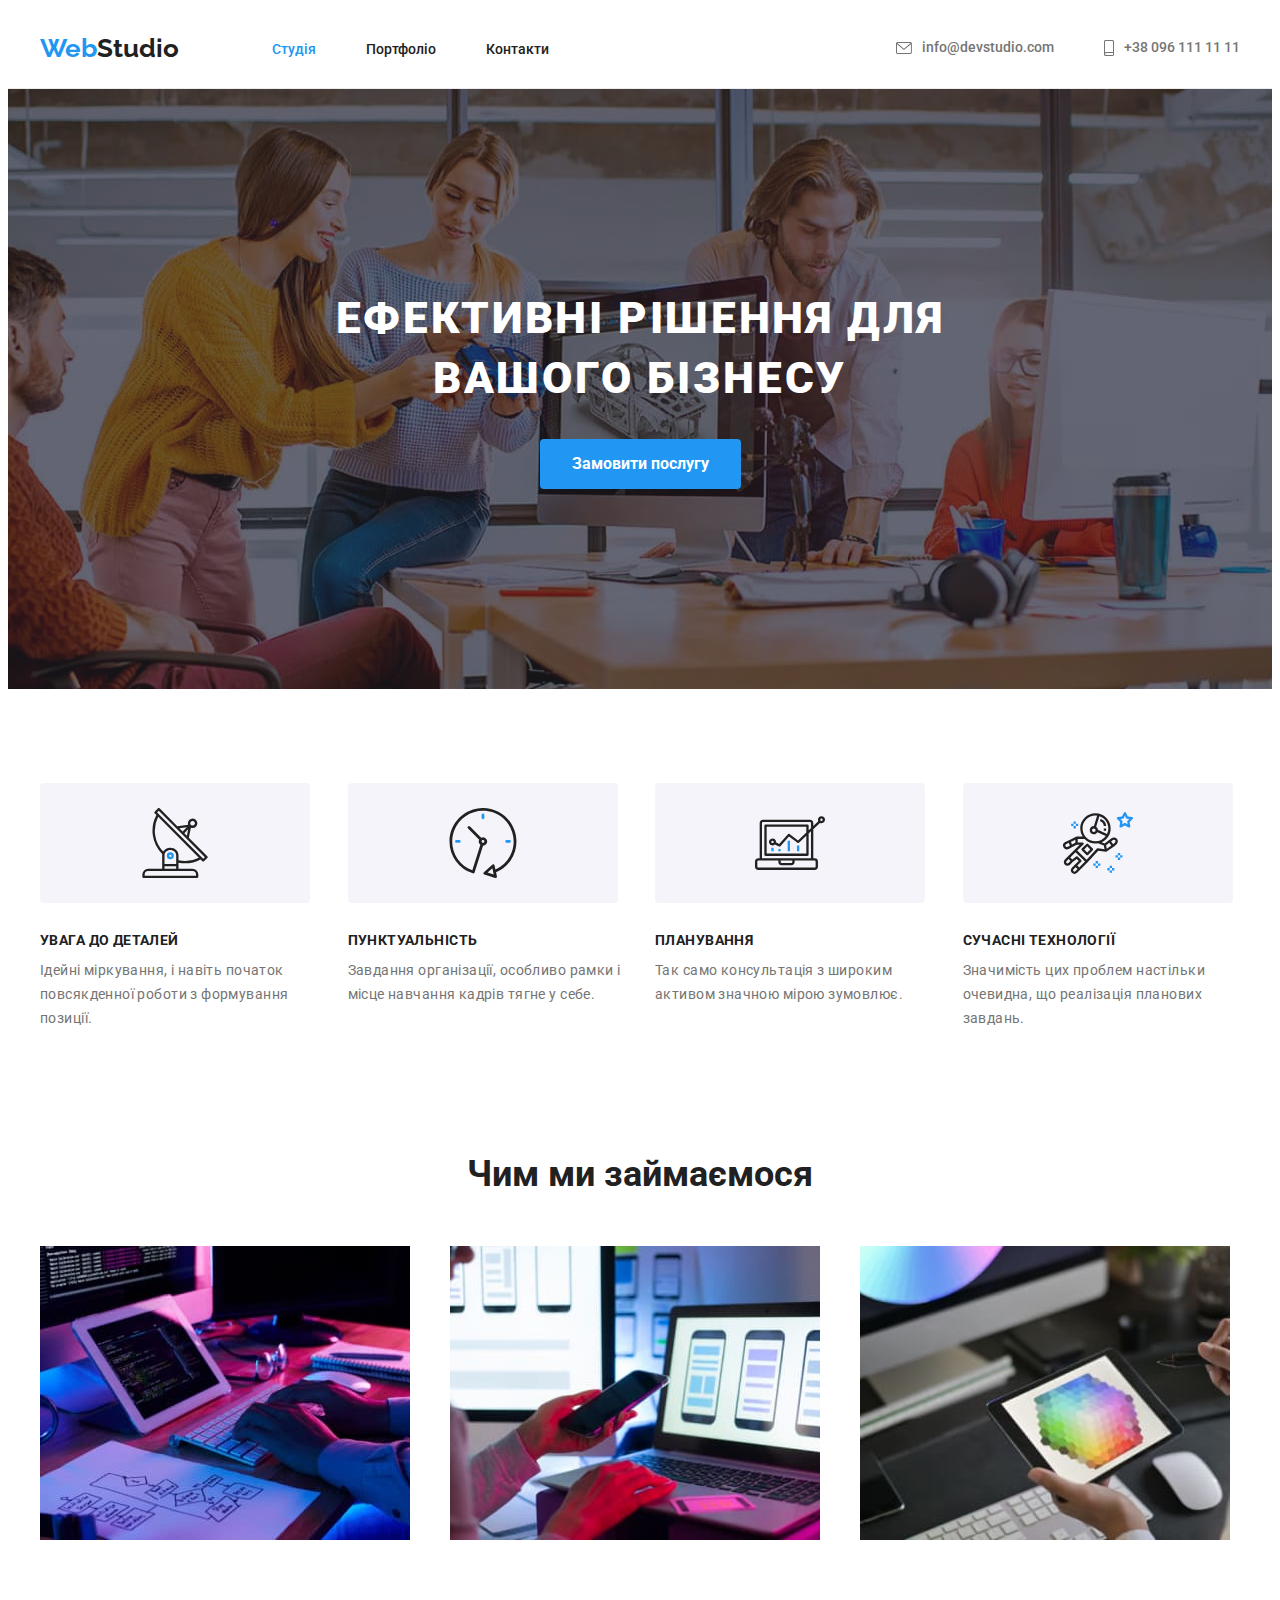
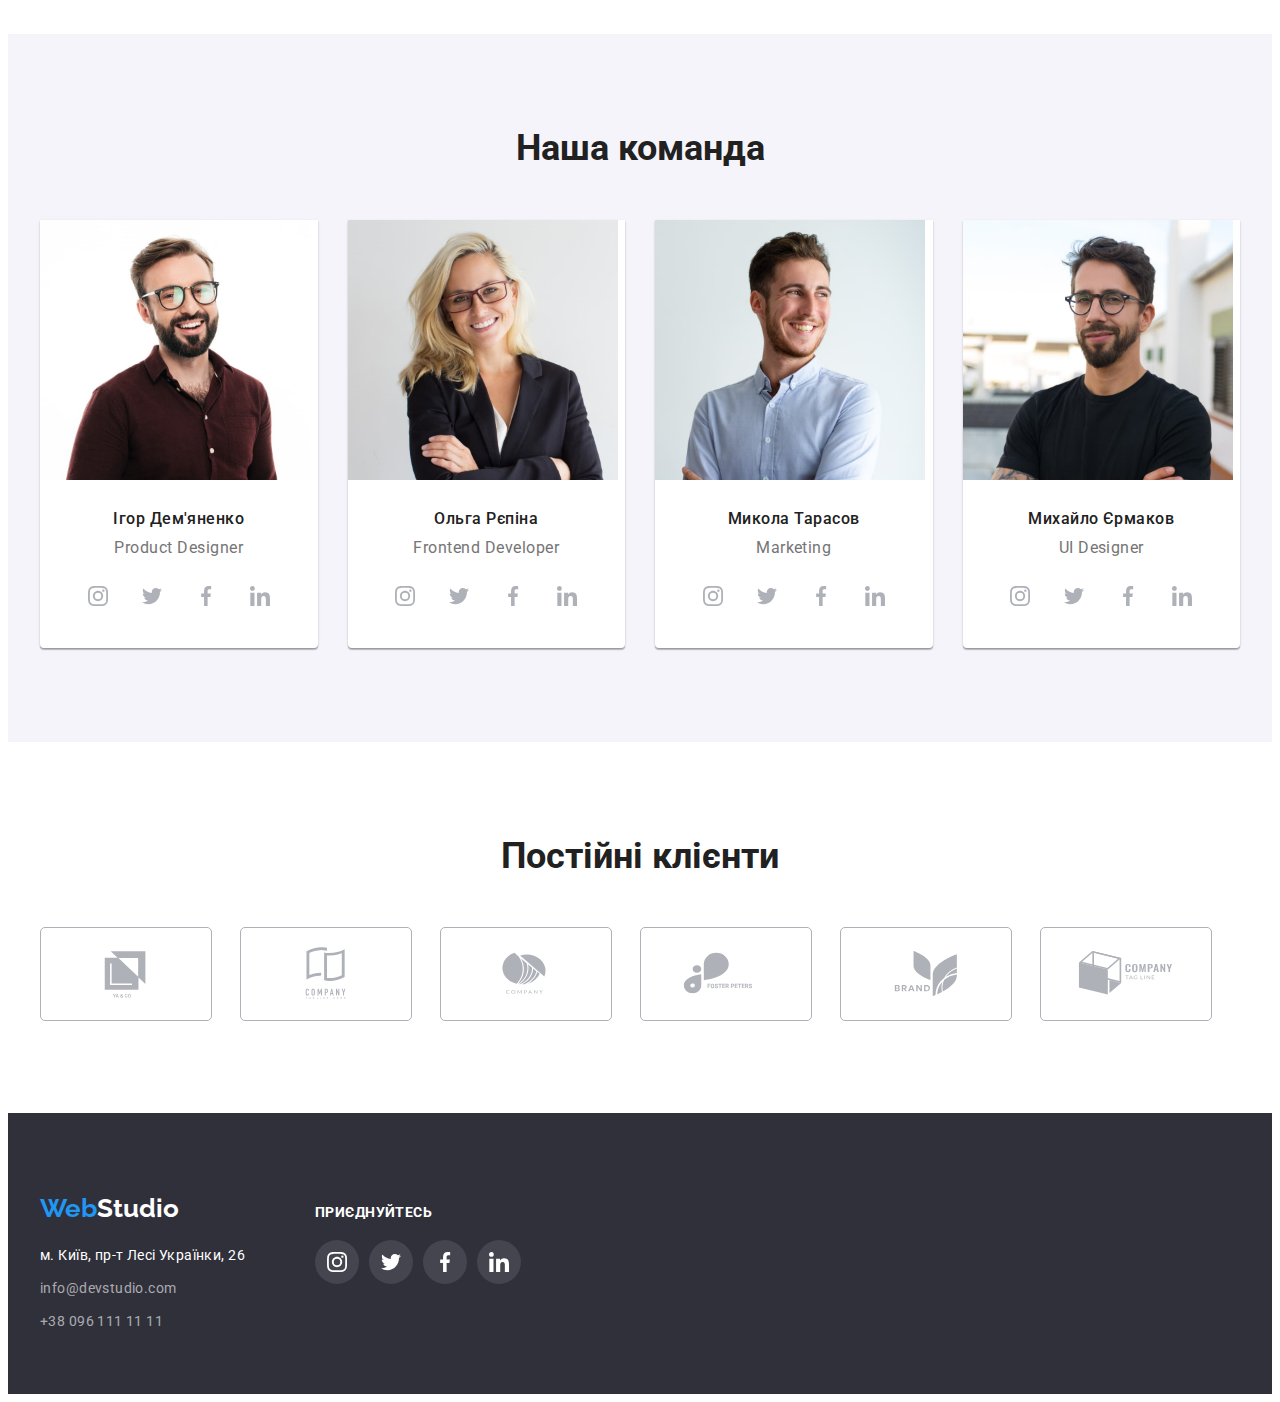
<file: index.html>
<!DOCTYPE html>
<html lang="uk">
  <head>
    <meta charset="UTF-8" />
    <meta http-equiv="X-UA-Compatible" content="IE=edge" />
    <meta name="viewport" content="width=device-width, initial-scale=1.0" />
    <title>Студія</title>
    <link rel="preconnect" href="https://fonts.googleapis.com">
    <link rel="preconnect" href="https://fonts.gstatic.com" crossorigin>
    <link href="https://fonts.googleapis.com/css2?family=Raleway:wght@700&family=Roboto:wght@400;500;700;900&display=swap" rel="stylesheet">
    <link
      rel="stylesheet"
      href="https://cdnjs.cloudflare.com/ajax/libs/modern-normalize/1.1.0/modern-normalize.min.css"
      integrity="sha512-wpPYUAdjBVSE4KJnH1VR1HeZfpl1ub8YT/NKx4PuQ5NmX2tKuGu6U/JRp5y+Y8XG2tV+wKQpNHVUX03MfMFn9Q=="
      crossorigin="anonymous"
      referrerpolicy="no-referrer"
    />
    <link rel="stylesheet" href="./css/styles.css" />
  </head>
  <body>
    <header class="header">
      <div class="container header-container">
        <nav class="header-nav">
          <a href="./index.html" class="logo link"
            >Web<span class="text-logo">Studio</span></a
          >
          <ul class="site-nav list">
            <li>
              <a href="./index.html" class="element-nav current link">Студія</a>
            </li>
            <li>
              <a href="./portfolio.html" class="element-nav link">Портфоліо</a>
            </li>
            <li><a href="" class="element-nav link">Контакти</a></li>
          </ul>
        </nav>
        <ul class="contact list">
          <li>
            <a href="mailto:info@devstudio.com" class="contact-link element-contact link"
              >
              <svg class="contact-icon" width="16" height="12">
                <use href="./images/icons.svg#icon-envelope"></use>
              </svg>
              info@devstudio.com</a
            >
          </li>
          <li>
            <a href="tel:+380961111111" class="contact-link element-contact link"
              >
              <svg class="contact-icon" width="10" height="16">
                <use href="./images/icons.svg#icon-smartphone"></use>
              </svg>
              +38 096 111 11 11</a
            >
          </li>
        </ul>
      </div>
    </header>
    <main>
      <section class="section hero-section">
        <div class="hero-container container ">
          <h1 class="primary-title">Ефективні рішення для вашого бізнесу</h1>
          <button type="button" class="hero-btn primary">Замовити послугу</button>
          </div>
      </section>
      <section class="section section-info">
        <div class="container">
          <h2 class="visually-hidden">Наші особливості</h2>
          <ul class="info-list-icon info-list list">
            <li class="list-item">
              <div class="info-item">
                <svg class="info-icon" widthwidth="70" height="70">
                  <use href="./images/icons.svg#icon-antenna"></use>
                </svg>
              </div>
              <h3 class="title-secondary">Увага до деталей</h3>
              <p class="information">
                Ідейні міркування, і навіть початок повсякденної роботи з
                формування позиції.
              </p>
            </li>
            <li class="list-item">
              <div class="info-item">
                <svg class="info-icon" widthwidth="70" height="70">
                  <use href="./images/icons.svg#icon-clock"></use>
                </svg>
              </div>
              <h3 class="title-secondary">Пунктуальність</h3>
              <p class="information">
                Завдання організації, особливо рамки і місце навчання кадрів тягне
                у себе.
              </p>
            </li>
            <li class="list-item">
              <div class="info-item">
                <svg class="info-icon" widthwidth="70" height="70">
                  <use href="./images/icons.svg#icon-diagram"></use>
                </svg>
              </div>
              <h3 class="title-secondary">Планування</h3>
              <p class="information">
                Так само консультація з широким активом значною мірою зумовлює.
              </p>
            </li>
            <li class="list-item">
              <div class="info-item">
                <svg class="info-icon" widthwidth="70" height="70">
                  <use href="./images/icons.svg#icon-astronaut"></use>
                </svg>
              </div>
              <h3 class="title-secondary">Сучасні технології</h3>
              <p class="information">
                Значимість цих проблем настільки очевидна, що реалізація планових
                завдань.
              </p>
            </li>
          </ul>
        </div class="container">
      </section>
      <section class="section">
        <div class="container">
          <h2 class="title">Чим ми займаємося</h2>
          <ul class="img-list list">
            <li class="list-item">
              <img
                src="./images/img1.jpeg"
                alt="роботу над кодом"
                width="370"
                height="294"
              />
            </li>
            <li class="list-item">
              <img
                src="./images/img2.jpeg"
                alt="підбір розташування віджетів"
                width="370"
                height="294"
              />
            </li>
            <li class="list-item">
              <img
                src="./images/img3.jpeg"
                alt="підбір кольору"
                width="370"
                height="294"
              />
            </li>
          </ul>
        </div class="container">
      </section>
      <section class="section-team section">
        <div class="container">
          <h2 class="title">Наша команда</h2>
          <ul class="team-list list">
            <li class="team-info">
              <img
                src="./images/employee1.jpeg"
                alt="фото учасника команди"
                width="270"
                height="260"
              />
              <div class="team">
                <h3 class="name">Ігор Дем'яненко</h3>
                <p lang="en" class="position">Product Designer</p>
                <ul class="team-soc-list list">
                  <li class="team-soc-item">
                    <a href="#" class="team-soc-link link">
                      <svg class="team-soc-icon" width="20" height="20">
                        <use href="./images/icons.svg#icon-instagram"></use>
                      </svg>
                    </a>
                  </li>
                  <li class="team-soc-item">
                    <a href="#" class="team-soc-link link">
                      <svg class="team-soc-icon" width="20" height="20">
                        <use href="./images/icons.svg#icon-twitter"></use>
                      </svg>
                    </a>
                  </li>
                  <li class="team-soc-item">
                    <a href="#" class="team-soc-link link">
                      <svg class="team-soc-icon" width="20" height="20">
                        <use href="./images/icons.svg#icon-facebook"></use>
                      </svg>
                    </a>
                  </li>
                  <li class="team-soc-item">
                    <a href="#" class="team-soc-link link">
                      <svg class="team-soc-icon" width="20" height="20">
                        <use href="./images/icons.svg#icon-linkedin"></use>
                      </svg>
                    </a>
                  </li>
                </ul>
              </div>
            </li>
              </li>
            <li class="team-info">
              <img
                src="./images/employee2.jpeg"
                alt="фото учасника команди"
                width="270"
                height="260"
              />
              <div class="team">
                <h3 class="name">Ольга Рєпіна</h3>
                <p lang="en" class="position">Frontend Developer</p>
                <ul class="team-soc-list list">
                  <li class="team-soc-item">
                    <a href="#" class="team-soc-link link">
                      <svg class="team-soc-icon" width="20" height="20">
                        <use href="./images/icons.svg#icon-instagram"></use>
                      </svg>
                    </a>
                  </li>
                  <li class="team-soc-item">
                    <a href="#" class="team-soc-link link">
                      <svg class="team-soc-icon" width="20" height="20">
                        <use href="./images/icons.svg#icon-twitter"></use>
                      </svg>
                    </a>
                  </li>
                  <li class="team-soc-item">
                    <a href="#" class="team-soc-link link">
                      <svg class="team-soc-icon" width="20" height="20">
                        <use href="./images/icons.svg#icon-facebook"></use>
                      </svg>
                    </a>
                  </li>
                  <li class="team-soc-item">
                    <a href="#" class="team-soc-link link">
                      <svg class="team-soc-icon" width="20" height="20">
                        <use href="./images/icons.svg#icon-linkedin"></use>
                      </svg>
                    </a>
                  </li>
                </ul>
              </div>
            </li>
            <li class="team-info">
              <img
                src="./images/employee3.jpeg"
                alt="фото учасника команди"
                width="270"
                height="260"
              />
              <div class="team">
                <h3 class="name">Микола Тарасов</h3>
                <p lang="en" class="position">Marketing</p>
                <ul class="team-soc-list list">
                  <li class="team-soc-item">
                    <a href="#" class="team-soc-link link">
                      <svg class="team-soc-icon" width="20" height="20">
                        <use href="./images/icons.svg#icon-instagram"></use>
                      </svg>
                    </a>
                  </li>
                  <li class="team-soc-item">
                    <a href="#" class="team-soc-link link">
                      <svg class="team-soc-icon" width="20" height="20">
                        <use href="./images/icons.svg#icon-twitter"></use>
                      </svg>
                    </a>
                  </li>
                  <li class="team-soc-item">
                    <a href="#" class="team-soc-link link">
                      <svg class="team-soc-icon" width="20" height="20">
                        <use href="./images/icons.svg#icon-facebook"></use>
                      </svg>
                    </a>
                  </li>
                  <li class="team-soc-item">
                    <a href="#" class="team-soc-link link">
                      <svg class="team-soc-icon" width="20" height="20">
                        <use href="./images/icons.svg#icon-linkedin"></use>
                      </svg>
                    </a>
                  </li>
                </ul>
              </div>
            <li class="team-info">
              <img
                src="./images/employee4.jpeg"
                alt="фото учасника команди"
                width="270"
                height="260"
              />
              <div class="team">
                <h3 class="name">Михайло Єрмаков</h3>
                <p lang="en" class="position">UI Designer</p>
                <ul class="team-soc-list list">
                  <li class="team-soc-item">
                    <a href="#" class="team-soc-link link">
                      <svg class="team-soc-icon" width="20" height="20">
                        <use href="./images/icons.svg#icon-instagram"></use>
                      </svg>
                    </a>
                  </li>
                  <li class="team-soc-item">
                    <a href="#" class="team-soc-link link">
                      <svg class="team-soc-icon" width="20" height="20">
                        <use href="./images/icons.svg#icon-twitter"></use>
                      </svg>
                    </a>
                  </li>
                  <li class="team-soc-item">
                    <a href="#" class="team-soc-link link">
                      <svg class="team-soc-icon" width="20" height="20">
                        <use href="./images/icons.svg#icon-facebook"></use>
                      </svg>
                    </a>
                  </li>
                  <li class="team-soc-item">
                    <a href="#" class="team-soc-link link">
                      <svg class="team-soc-icon" width="20" height="20">
                        <use href="./images/icons.svg#icon-linkedin"></use>
                      </svg>
                    </a>
                  </li>
                </ul>
              </div>
            </li>
          </ul>
        </div class="container">
      </section>
      <section class="section">
        <div class="container">
          <h2 class="title">Постійні клієнти</h2>
          <ul class="client-list list">
            <li class="client-item">
              <a href="#" class="client-link link">
                <svg class="client-icon" width="106" height="60">
                  <use href="./images/icons.svg#icon-Logo"></use>
                </svg>
              </a>
            </li>
            <li class="client-item">
              <a href="#" class="client-link link">
                <svg class="client-icon" width="106" height="60">
                  <use href="./images/icons.svg#icon-Logo2"></use>
                </svg>
              </a></li>
            <li class="client-item">
              <a href="#" class="client-link link">
                <svg class="client-icon" width="106" height="60">
                  <use href="./images/icons.svg#icon-Logo3"></use>
                </svg>
              </a>
            </li>
            <li class="client-item">
              <a href="#" class="client-link link">
                <svg class="client-icon" width="106" height="60">
                  <use href="./images/icons.svg#icon-Logo4"></use>
                </svg>
              </a>
            </li>
            <li class="client-item">
              <a href="#" class="client-link link">
                <svg class="client-icon" width="106" height="60">
                  <use href="./images/icons.svg#icon-Logo5"></use>
                </svg>
              </a>
            </li>
            <li class="client-item">
              <a href="#" class="client-link link">
                <svg class="client-icon" width="106" height="60">
                  <use href="./images/icons.svg#icon-Logo6"></use>
                </svg>
              </a>
            </li>
          </ul>
        </div>
      </section>
    </main>
    <footer class="footer">
        <div class="contact-wrap container">
          <div class="address">
            <a href="./index.html" class="logo logo-footer link"
              >Web<span class="footer-text-logo">Studio</span></a
            >
            <address class="address">
              <ul class="list">
                <li class="footer-item">
                  <a
                    href="https://goo.gl/maps/CPtrU1FHBa2aNyZL9"
                    target="_blank"
                    rel="noopener noreferrer nofollow"
                    class="street link"
                  >
                    м. Київ, пр-т Лесі Українки, 26
                  </a>
                </li>
                <li class="footer-item">
                  <a href="mailto:info@devstudio.com" class="contact-footer link"
                    >info@devstudio.com</a
                  >
                </li>
                <li>
                  <a href="tel:+380961111111" class="contact-footer link"
                    >+38 096 111 11 11</a
                  >
                </li>
              </ul>
            </div>
          <div class="footer-soc">
            <p class="pre-title-footer">приєднуйтесь</p>
            <ul class="footer-soc-list list">
              <li class="footer-soc-item">
                <a href="" class="footer-soc-link link">
                  <svg class="footer-soc-icon" width="20" height="20">
                    <use href="./images/icons.svg#icon-instagram"></use>
                  </svg>
                </a>
              </li>
              <li class="footer-soc-item">
                <a href="" class="footer-soc-link link">
                  <svg class="footer-soc-icon" width="20" height="20">
                    <use href="./images/icons.svg#icon-twitter"></use>
                  </svg>
              </a>
              </li>
              <li class="footer-soc-item">
                <a href="" class="footer-soc-link link">
                  <svg class="footer-soc-icon" width="20" height="20">
                    <use href="./images/icons.svg#icon-facebook"></use>
                  </svg>
              </a>
              </li>
              <li class="footer-soc-item">
                <a href="" class="footer-soc-link link">
                  <svg class="footer-soc-icon" width="20" height="20">
                    <use href="./images/icons.svg#icon-linkedin"></use>
                  </svg>
              </a>
              </li>
            </ul>
          </div>
        </div>
    </footer>
  </body>
</html>
</file>
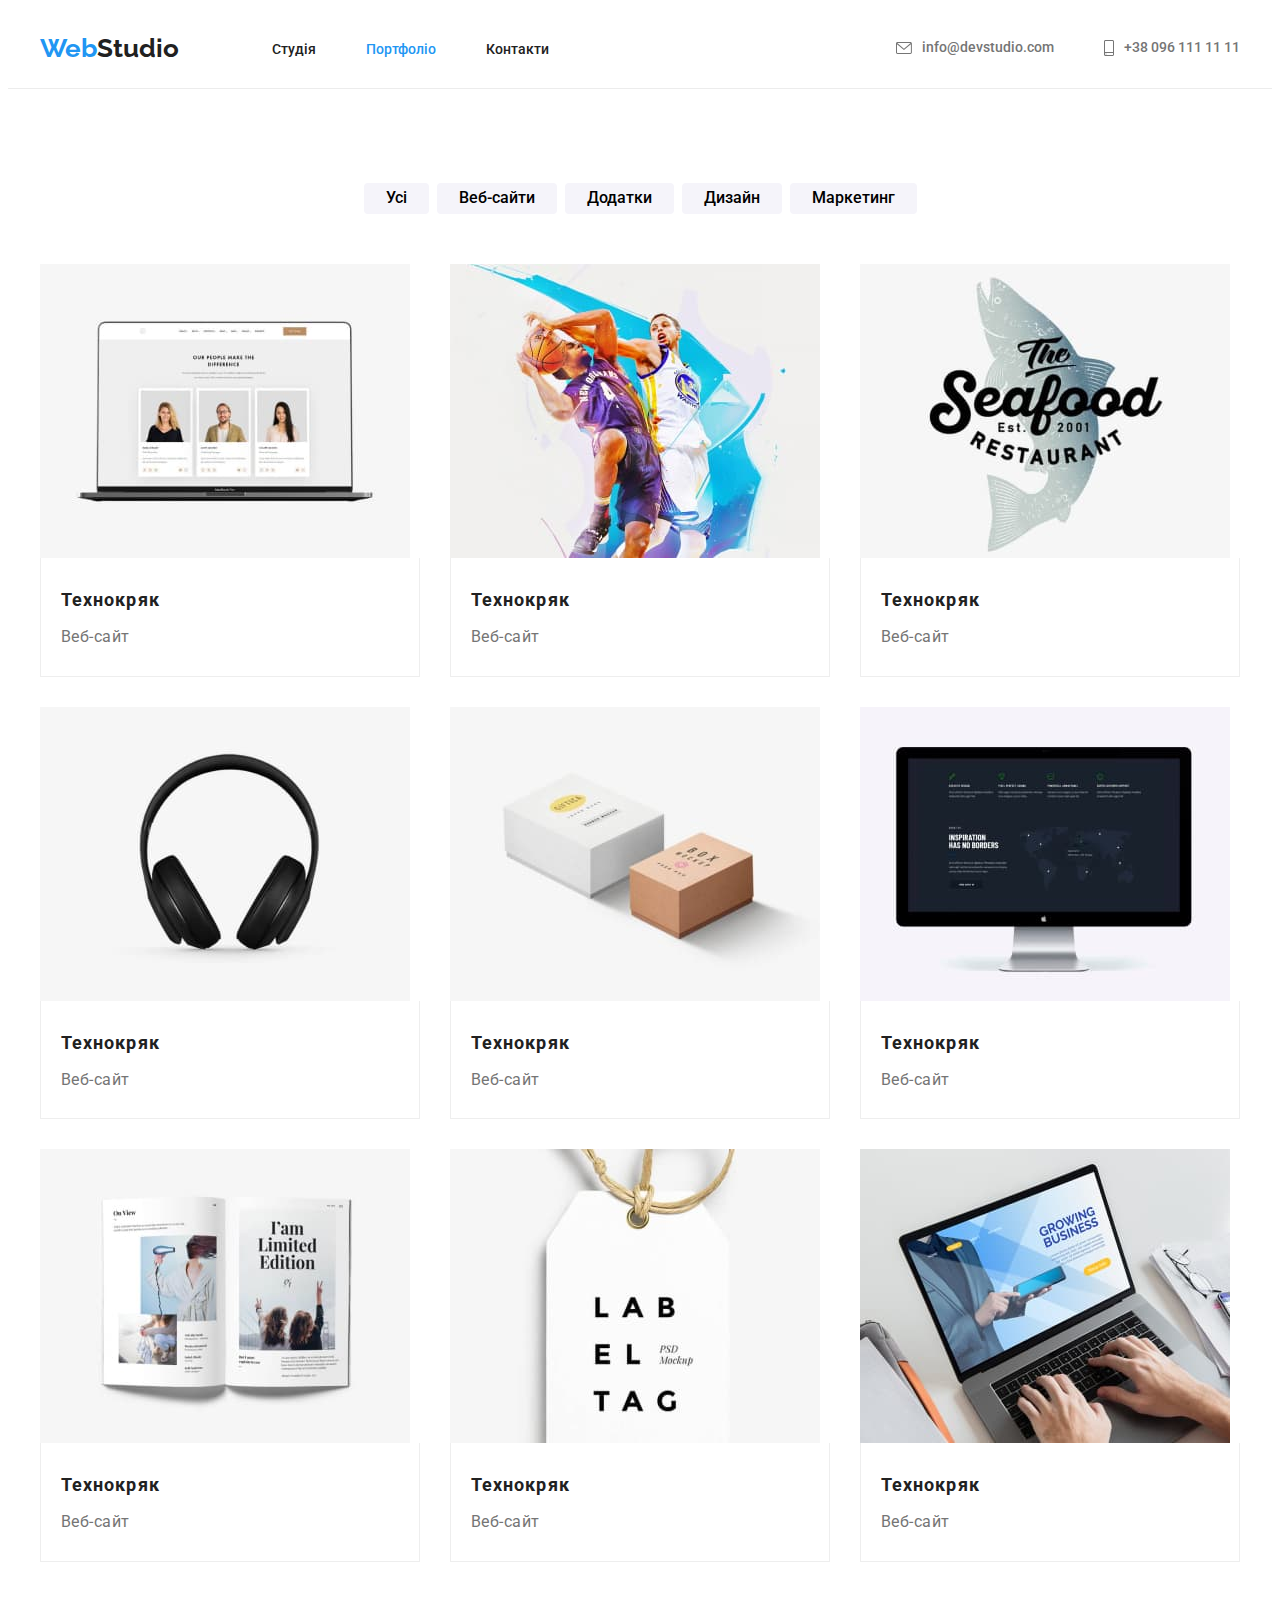
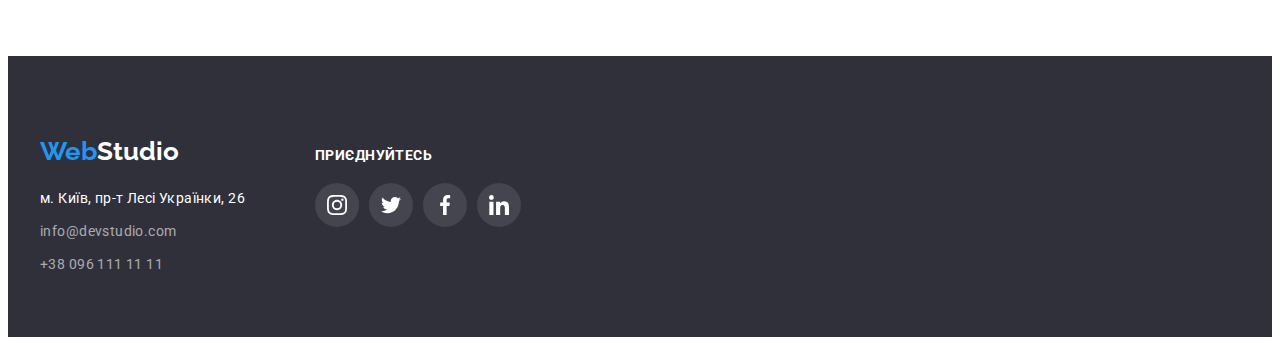
<file: portfolio.html>
<!DOCTYPE html>
<html lang="uk">
  <head>
    <meta charset="UTF-8" />
    <meta http-equiv="X-UA-Compatible" content="IE=edge" />
    <meta name="viewport" content="width=device-width, initial-scale=1.0" />
    <title>Портфоліо</title>
    <link rel="preconnect" href="https://fonts.googleapis.com">
    <link rel="preconnect" href="https://fonts.gstatic.com" crossorigin>
    <link href="https://fonts.googleapis.com/css2?family=Raleway:wght@700&family=Roboto:wght@400;500;700;900&display=swap" rel="stylesheet">
    <link rel="stylesheet" href="./css/styles.css" />
    <link
      rel="stylesheet"
      href="https://cdnjs.cloudflare.com/ajax/libs/modern-normalize/1.1.0/modern-normalize.min.css"
      integrity="sha512-wpPYUAdjBVSE4KJnH1VR1HeZfpl1ub8YT/NKx4PuQ5NmX2tKuGu6U/JRp5y+Y8XG2tV+wKQpNHVUX03MfMFn9Q=="
      crossorigin="anonymous"
      referrerpolicy="no-referrer"
    />
    <link rel="stylesheet" href="./css/styles.css" />
  </head>
  <body>
    <header class="header">
      <div class="container header-container">
        <nav class="header-nav">
          <a href="./index.html" class="logo link"
            >Web<span class="text-logo">Studio</span></a
          >
          <ul class="site-nav list">
            <li>
              <a href="./index.html" class="element-nav link">Студія</a>
            </li>
            <li>
              <a href="./portfolio.html" class="element-nav current link">Портфоліо</a>
            </li>
            <li><a href="" class="element-nav link">Контакти</a></li>
          </ul>
        </nav>
        <ul class="contact list">
          <li>
            <a href="mailto:info@devstudio.com" class="contact-link element-contact link"
              >
              <svg class="contact-icon" width="16" height="12">
                <use href="./images/icons.svg#icon-envelope"></use>
              </svg>
              info@devstudio.com</a
            >
          </li>
          <li>
            <a href="tel:+380961111111" class="contact-link element-contact link"
              >
              <svg class="contact-icon" width="10" height="16">
                <use href="./images/icons.svg#icon-smartphone"></use>
              </svg>
              +38 096 111 11 11</a
            >
          </li>
        </ul>
      </div>
    </header>
    <main>
      <section class="section">
        <div class="container">
          <h2 class="visually-hidden">Портфоліо</h2>
          <ul class="filter-list list">
            <li><button type="button" class="button-filter primary">Усі</button></li>
            <li><button type="button" class="button-filter primary">Веб-сайти</button></li>
            <li><button type="button" class="button-filter primary">Додатки</button></li>
            <li><button type="button" class="button-filter primary">Дизайн</button></li>
            <li><button type="button" class="button-filter primary">Маркетинг</button></li>
          </ul>
          <ul class="portfolio-list list">
            <li class="portfolio-item">
              <a href="#" class="link-item link">
                <img src="./images/project1.jpg" alt="Технокряк" width="370" />
                <div class="site">
                  <h3 class="name-project">Технокряк</h3>
                  <p class="project">Веб-сайт</p>
                </div>
              </a>
            </li>
            <li class="portfolio-item">
              <a href="#" class="link">
                <img
                  src="./images/project2.jpg"
                  alt="Постер New Orlean vs Golden
                Star"
                  width="370"
                />
                <div class="site">
                  <h3 class="name-project">Технокряк</h3>
                  <p class="project">Веб-сайт</p>
                </div>
              </a>
            </li>
            <li class="portfolio-item">
              <a href="#" class="link">
                <img
                  src="./images/project3.jpg"
                  alt="Ресторан Seafood"
                  width="370"
                />
                <div class="site">
                  <h3 class="name-project">Технокряк</h3>
                  <p class="project">Веб-сайт</p>
                </div>
              </a>
            </li>
            <li class="portfolio-item">
              <a href="#" class="link"> 
                <img src="./images/project4.jpg" alt="Проєкт Prime" width="370" />
                <div class="site">
                  <h3 class="name-project">Технокряк</h3>
                  <p class="project">Веб-сайт</p>
                </div>
              </a>
            </li>
            <li class="portfolio-item">
              <a href="#" class="link">
                <img src="./images/project5.jpg" alt="Проєкт Boxes" width="370" />
                <div class="site">
                  <h3 class="name-project">Технокряк</h3>
                  <p class="project">Веб-сайт</p>
                </div>
              </a>
            </li>
            <li class="portfolio-item">
              <a href="#" class="link">
                <img
                  src="./images/project6.jpg"
                  alt="Inspiration has no Borders"
                  width="370"
                />
                <div class="site">
                  <h3 class="name-project">Технокряк</h3>
                  <p class="project">Веб-сайт</p>
                </div>
              </a>
            </li>
            <li class="portfolio-item">
              <a href="#" class="link">
                <img
                  src="./images/project7.jpg"
                  alt="Видання Limited Edition"
                  width="370"
                />
                <div class="site">
                  <h3 class="name-project">Технокряк</h3>
                  <p class="project">Веб-сайт</p>
                </div>
              </a>
            </li>
            <li class="portfolio-item">
              <a href="#" class="link">
                <img src="./images/project8.jpg" alt="Проєкт LAB" width="370" />
                <div class="site">
                  <h3 class="name-project">Технокряк</h3>
                  <p class="project">Веб-сайт</p>
                </div>
              </a>
            </li>
            <li class="portfolio-item">
              <a href="#" class="link">
                <img
                  src="./images/project9.jpg"
                  alt="Growing Business"
                  width="370"
                />
                <div class="site">
                  <h3 class="name-project">Технокряк</h3>
                  <p class="project">Веб-сайт</p>
                </div>
              </a>
            </li>
          </ul>
        </div>
      </section>
    </main>
    <footer class="footer">
      <div class="contact-wrap container">
        <div class="address">
          <a href="./index.html" class="logo logo-footer link"
            >Web<span class="footer-text-logo">Studio</span></a
          >
          <address class="address">
            <ul class="list">
              <li class="footer-item">
                <a
                  href="https://goo.gl/maps/CPtrU1FHBa2aNyZL9"
                  target="_blank"
                  rel="noopener noreferrer nofollow"
                  class="street link"
                >
                  м. Київ, пр-т Лесі Українки, 26
                </a>
              </li>
              <li class="footer-item">
                <a href="mailto:info@devstudio.com" class="contact-footer link"
                  >info@devstudio.com</a
                >
              </li>
              <li>
                <a href="tel:+380961111111" class="contact-footer link"
                  >+38 096 111 11 11</a
                >
              </li>
            </ul>
          </div>
        <div class="footer-soc">
          <p class="pre-title-footer">приєднуйтесь</p>
          <ul class="footer-soc-list list">
            <li class="footer-soc-item">
              <a href="" class="footer-soc-link link">
                <svg class="footer-soc-icon" width="20" height="20">
                  <use href="./images/icons.svg#icon-instagram"></use>
                </svg>
              </a>
            </li>
            <li class="footer-soc-item">
              <a href="" class="footer-soc-link link">
                <svg class="footer-soc-icon" width="20" height="20">
                  <use href="./images/icons.svg#icon-twitter"></use>
                </svg>
            </a>
            </li>
            <li class="footer-soc-item">
              <a href="" class="footer-soc-link link">
                <svg class="footer-soc-icon" width="20" height="20">
                  <use href="./images/icons.svg#icon-facebook"></use>
                </svg>
            </a>
            </li>
            <li class="footer-soc-item">
              <a href="" class="footer-soc-link link">
                <svg class="footer-soc-icon" width="20" height="20">
                  <use href="./images/icons.svg#icon-linkedin"></use>
                </svg>
            </a>
            </li>
          </ul>
        </div>
      </div>
  </footer>
  </body>
</html>
</file>
<file: css/styles.css>
:root{
    --bckground-soc-footer:rgba(255, 255, 255, 0.1);
    --border-client:#AFB1B8;
    --icon-color:#AFB1B8;
    --background-icon:#F5F4FA;
    --primary-color:#FFFFFF;
    --primary-text-color:#212121;
    --accent-text-color:#2196F3;
    --color-contact:#757575;
    --background-hero:#2F303A;
    --background-filter-btn:#F5F4FA;
    --footer-color-contact:rgba(255, 255, 255, 0.6);
    --background-hero-btn:#188CE8;
    --background-color-team:#F5F4FA;
    --background-img-team:#FFFFFF;
    --header-border:#ECECEC;
    --portfolio-border:#EEEEEE;
}
p,h1,h2,h3,h4,h5,h6{
    margin: 0;
}
ul,ol{
    margin: 0;
    padding-left: 0;
}
button{
    cursor: pointer;
}
body{
    background-color: var(--primary-color);
    font-family: 'Roboto' ,sans-serif;
    color: var(--color-contact) ;
}
address{
    font-style: normal;
}
img{
    display: block;
}
.container{
    width: 1200px;
    padding-right: 15px;
    padding-left: 15px;
    margin: 0 auto;
}
.section {
    padding-top: 94px;
    padding-bottom: 94px;
}
/* Header */
.header{
        padding-top: 25px;
        padding-bottom: 24px;
        border-bottom: 1px solid var(--header-border);
        background-color: var(--primary-color);
}
.list {
    list-style-type: none;
}
/*Site logo*/
.logo{
        font-family: 'Raleway',sans-serif;
        font-weight: 700;
        font-size: 26px;
        line-height: 1.19;
        color: var(--accent-text-color);
        margin-right: 93px;
}
.text-logo{
    color: var(--primary-text-color);
}
/*Site nav*/
.link{
text-decoration: none;
}
.site-nav{
    display: flex;
    gap: 50px;
}
.header-nav{
    display: flex;
    align-items: center;
}
.header-container{
    display: flex;
    align-items: center;
    justify-content: space-between;
}
.element-nav{
    font-weight: 500;
    font-size: 14px;
    line-height: 1.14;
    color: var(--primary-text-color); 
}
.element-nav:hover,
.element-nav:focus{
    color: var(--accent-text-color);
}
.element-nav.current{
        color: var(--accent-text-color);
}
/*Contact*/
.contact{
    font-weight: 500;
    font-size: 14px;
    line-height: 1.14;
    display: flex;
    gap: 50px;
}
.element-contact{
    font-weight: 500;
    font-size: 14px;
    line-height: 1.14;
    color:var(--color-contact);
}
.element-contact:hover,
.element-contact:focus{
    color: var(--accent-text-color);
}
.contact-link{
    display: flex;
    justify-content: center;
    align-items: center;
}
.contact-icon{
    margin-right: 10px;
    fill: currentColor;
}
/*Hero*/

.hero-section{
    padding-top: 0;
    padding-top: 200px;
    padding-bottom: 200px;
    background-image: 
    linear-gradient(rgba(47, 48, 58, 0.4),
    rgba(47, 48, 58, 0.4)), 
    url(../images/bg_hero.jpg);
    background-repeat: no-repeat;
    background-position: center;
    background-size: cover;
    max-width: 1600px;
    margin: 0 auto;
}
.hero-container{
    display: flex;
    align-items: center;
    flex-direction: column;
}
.primary-title{
    font-weight: 900;
    font-size: 44px;
    max-width: 690px;
    line-height: 1.36;
    letter-spacing: 0.06em;
    text-transform: uppercase;
    color: var(--primary-color);
    margin-bottom: 30px;
    text-align: center;
}
.hero-btn{
    font-family: inherit;
    font-weight: 700;
    font-size: 16px;
    line-height: 1.88;
    display: block;
    margin: 0 auto;
    padding: 10px 32px;
    border: none;
}
.hero-btn.primary{
    border-radius: 4px;
    color: var(--primary-color);
    background-color:var(--accent-text-color);
}
.hero-btn:hover,
.hero-btn:focus {
    background-color: var(--background-hero-btn);
}
/*Section Benefits*/
.info-list-icon{
    display: flex;
    justify-content: center;
    align-items: center;
    gap: 30px;
    margin-bottom: 30px;
    align-items: baseline;
}
.info-item{
    background-color: var(--background-icon);
    width: 270px;
    height: 120px; 
    border-radius: 4px;
    display: flex;
    justify-content: center;
    align-items: center;
    flex-direction: column;
    margin-bottom: 30px;
}
.section-info{
    padding-bottom: 0;
}
.visually-hidden {
    position: absolute;
    white-space: nowrap;
    width: 1px;
    height: 1px;
    overflow: hidden;
    border: 0;
    padding: 0;
    clip: rect(0 0 0 0);
    clip-path: inset(50%);
    margin: -1px;
}
.info-list{
    display: flex;
    gap: 30px;
}
.list-item{
    width: 270px;
}
.title-secondary {
    font-size: 14px;
    line-height: 1.14;
    letter-spacing: 0.03em;
    text-transform: uppercase;
    color: var(--primary-text-color);
    margin-bottom: 10px;
}
.information{
    font-weight: 400;
    font-size: 14px;
    line-height: 1.71;
    letter-spacing: 0.03em;
}
/* Secont section */
.title{
    font-weight: 700;
    font-size: 36px;
    line-height: 1.16;
    color: var(--primary-text-color);
    margin-bottom: 50px;
    text-align: center;
}
.img-list{
    display: flex;
    gap: 30px;
}
.list-item{
    width: calc((100% - 60px) / 3);
}
/* Section Team */
.team-list{
    display: flex;
    gap: 30px;
}
.section-team{
    background-color: var(--background-color-team);
}
.team-info{
    width: calc((100% - 90px) / 4);
    background-color: var(--background-img-team);
    box-shadow: 0px 1px 3px rgba(0, 0, 0, 0.12), 0px 1px 1px rgba(0, 0, 0, 0.14), 0px 2px 1px rgba(0, 0, 0, 0.2);
    border-radius: 0px 0px 4px 4px;
}
.team{
    padding-top: 30px;
    padding-bottom: 30px;
    text-align: center;
}
.name{
    font-weight: 500;
    font-size: 16px;
    line-height: 1.18;
    letter-spacing: 0.03em;
    color: var(--primary-text-color);
    margin-bottom: 10px;
}
.position{
    font-weight: 400;
    font-size: 16px;
    line-height: 1.18;
    letter-spacing: 0.03em;
}
.team-soc-list {
    display: flex;
    justify-content: center;
    gap: 10px;
    margin-top: 16px;
}
.team-soc-item {
    width: 44px;
    height: 44px;
}
.team-soc-link {
    width: 100%;
    height: 100%;
    border-radius: 50%;
    display: flex;
    justify-content: center;
    align-items: center;
    color: var(--icon-color);
}

.team-soc-link:focus,
.team-soc-link:hover{
    background-color: var(--accent-text-color);
    color: var(--primary-color);
}
.team-soc-icon {
    fill: currentColor;
}
/* Section Client */
.client-list {
    display: flex;
    gap: 30px;
}
.client-item {
    width: 170px;
    height: 92px;
}
.client-link {
    width: 100%;
    height: 100%;
    border: 1px solid var(--border-client);
    border-radius: 5px;
    display: block;
    display: flex;
    justify-content: center;
    align-items: center;
    color: var(--icon-color);
}
.client-link:hover,
.client-link:focus{
    color: var(--accent-text-color);
    border-color: var(--accent-text-color);
}
.client-icon{
    fill: currentColor;
}
/* Section Portfolio */
.filter-list{
    display: flex;
    margin-bottom: 50px;
    gap: 8px;
    justify-content: center;
    border-radius: 4px;
}
.portfolio-list{
    display: flex;
    flex-wrap: wrap;
    gap: 30px;
}
.portfolio-item{
    width: calc((100% - 60px) / 3);
}
.portfolio-item:hover,
.portfolio-item:focus{
    box-shadow: 0px 1px 1px rgba(0, 0, 0, 0.12), 0px 4px 4px rgba(0, 0, 0, 0.06), 1px 4px 6px rgba(0, 0, 0, 0.16);
}
.button-filter.primary{
    font-family: inherit;
    border-radius: 4px;
    border: transparent;
    background-color: var(--background-filter-btn);
}
.button-filter{
    font-weight: 500;
    font-size: 16px;
    line-height: 1.18;
    padding: 6px 22px;
}
.button-filter:hover,
.button-filter:focus{
    background-color: var(--accent-text-color);
    color:var(--primary-color);
    box-shadow: 0px 3px 1px rgba(0, 0, 0, 0.1), 0px 1px 2px rgba(0, 0, 0, 0.08), 0px 2px 2px rgba(0, 0, 0, 0.12);
}
.site{
    padding: 24px 20px;
    border: 1px solid var(--portfolio-border);
    border-top: none;
}
.name-project{
    font-weight: 700;
    font-size: 18px;
    line-height: 2;
    letter-spacing: 0.06em;
    margin-bottom: 4px;
    color: var(--primary-text-color);
}
.project{
    font-size: 16px;
    line-height: 1.86;
    letter-spacing: 0.03em;
    color: var(--color-contact);
}
/* Footer */
.logo-footer{
    margin-right: 0;
}
.footer-item{
    margin-bottom: 9px;
}
.footer{
    padding-top: 60px;
    padding-bottom: 60px;
    background: var(--background-hero);
}
.address{
    margin-top: 20px;
}
.footer-text-logo{
    color: var(--primary-color);
}
.street{
    font-size: 14px;
    line-height: 1.71;
    letter-spacing: 0.03em;
    margin-bottom: 9px;
    color: var(--primary-color);
}
.street:hover,
.street:focus{
    color:var(--accent-text-color);
}
.contact-footer{
    font-size: 14px;
    line-height: 1.71;
    letter-spacing: 0.03em;
    color: var(--footer-color-contact);
}
.contact-footer:not(:last-child){
    margin-bottom: 9px;
}
.contact-footer:hover,
.contact-footer:focus{
    color: var(--accent-text-color);
}
.pre-title-footer{
    font-weight: 700;
    font-size: 14px;
    line-height: 16px;
    letter-spacing: 0.03em;
    text-transform: uppercase;
    color: var(--primary-color);
    margin-bottom: 20px;
}
.contact-wrap {
    display: flex;
    gap: 70px;
    align-items: baseline;
}
.title-footer{
    text-transform: uppercase;
    color: var(--primary-color);
    margin-bottom: 20px;
}
.footer-soc-list {
    display: flex;
    gap: 10px;
}
.footer-soc-item {
    width: 44px;
    height: 44px;
}
.footer-soc-link {
    width: 100%;
    height: 100%;
    background-color: var(--bckground-soc-footer);
    border-radius: 50%;
    display: flex;
    justify-content: center;
    align-items: center;
}
.footer-soc-icon {
    fill: var(--primary-color);
}
.footer-soc-link:hover,
.footer-soc-link:focus{
    background-color: var(--accent-text-color);
}
</file>
